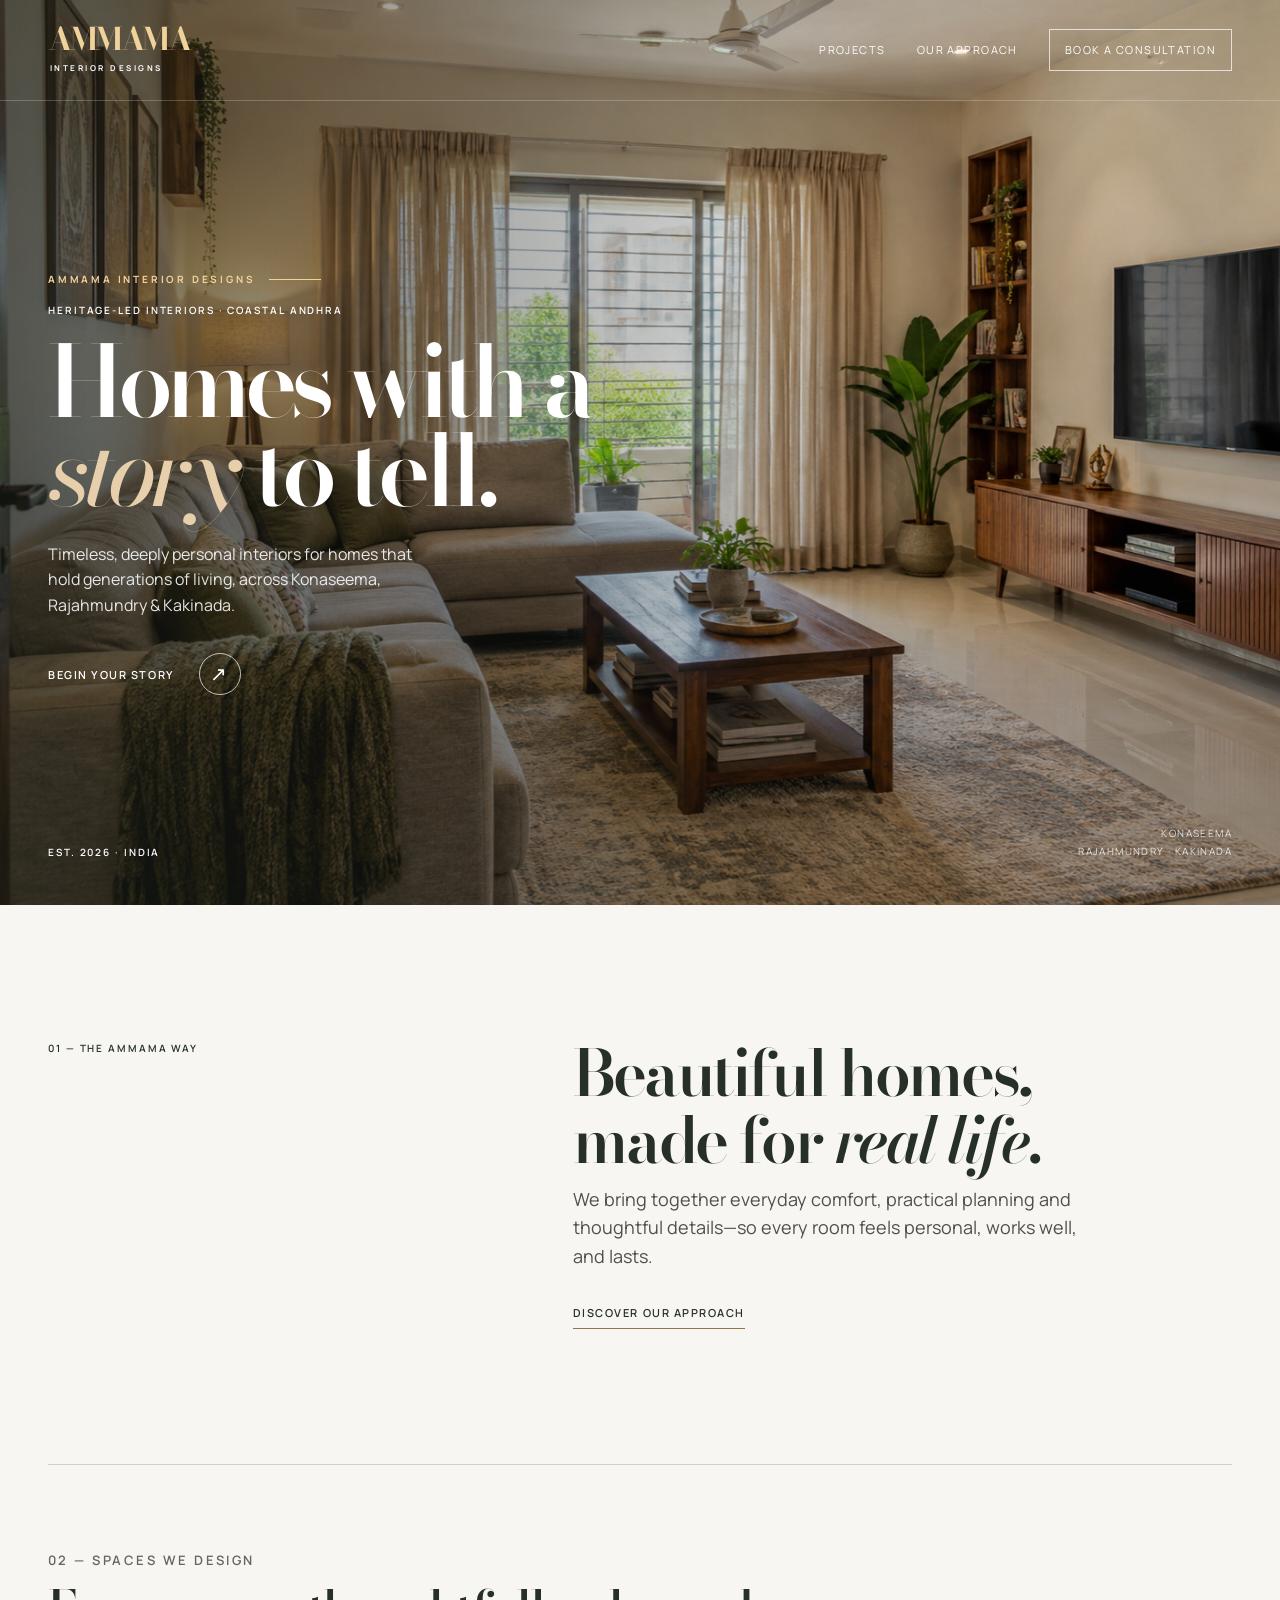
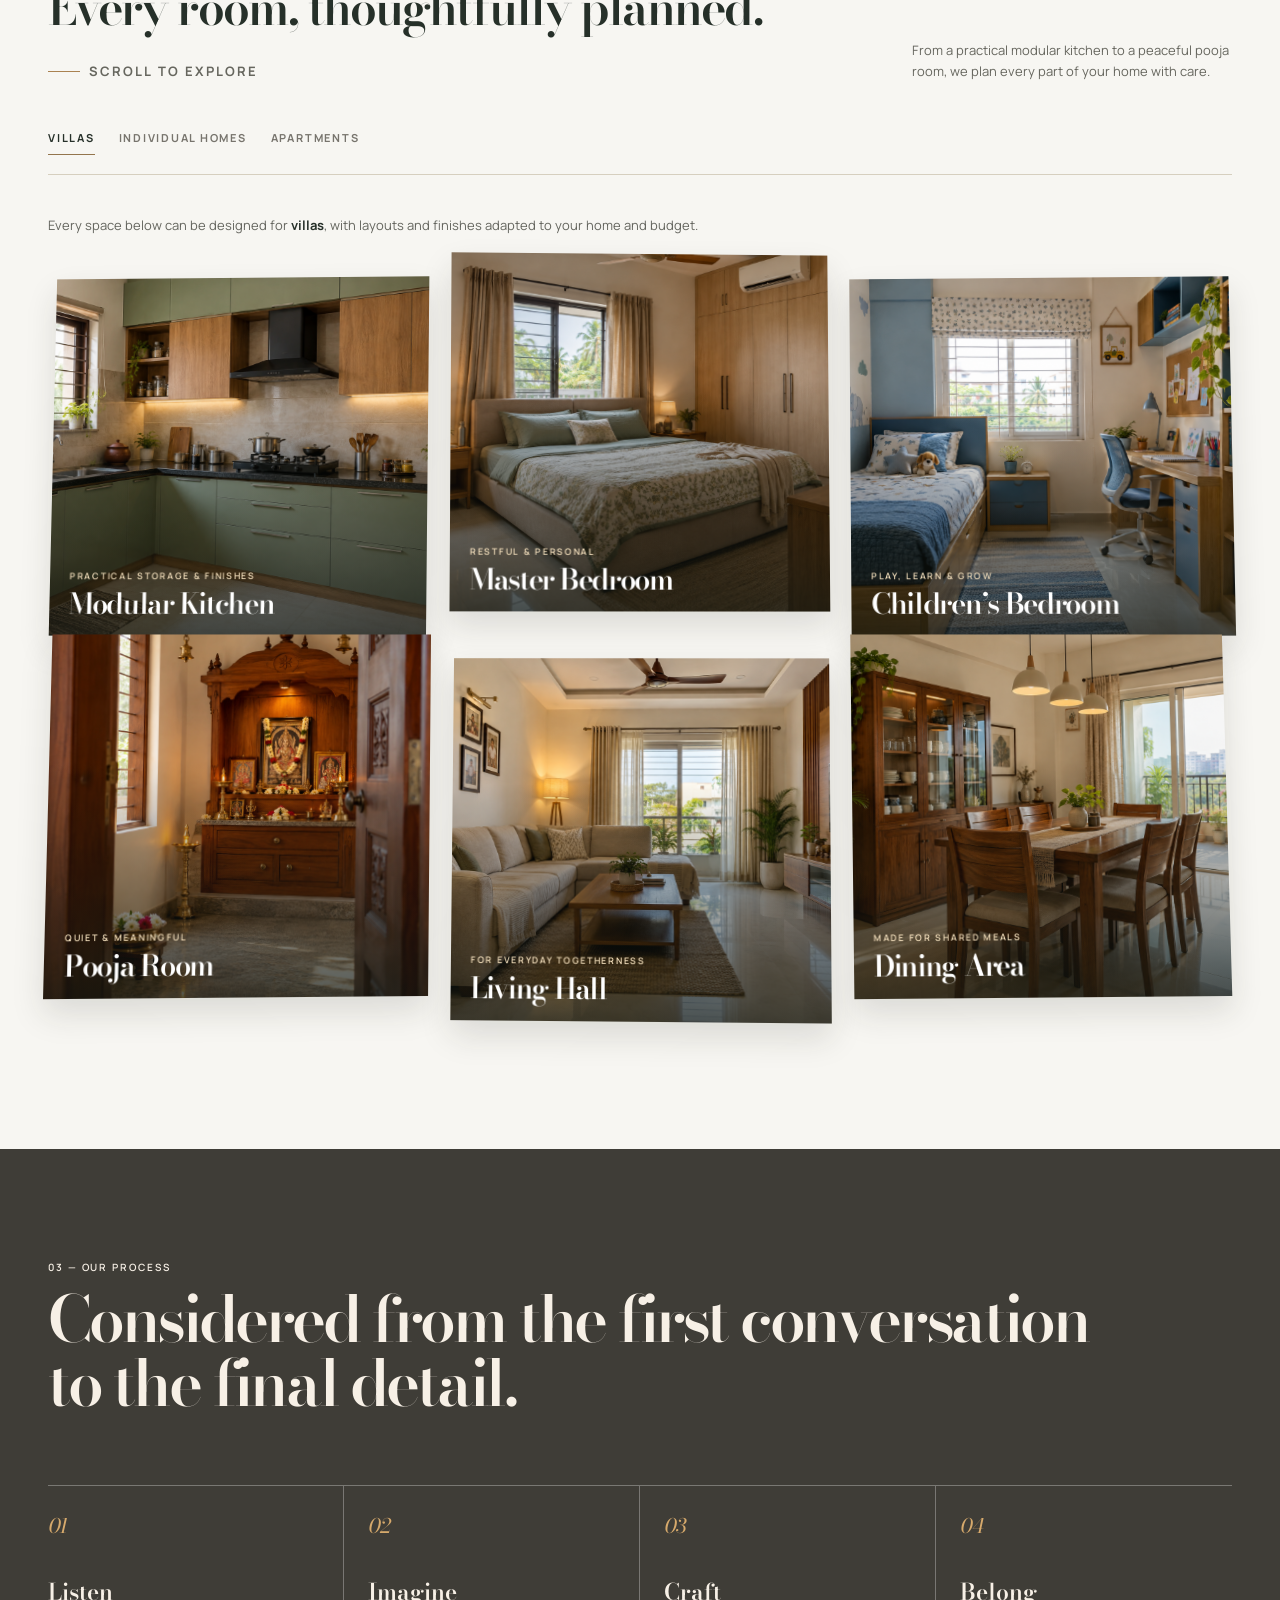
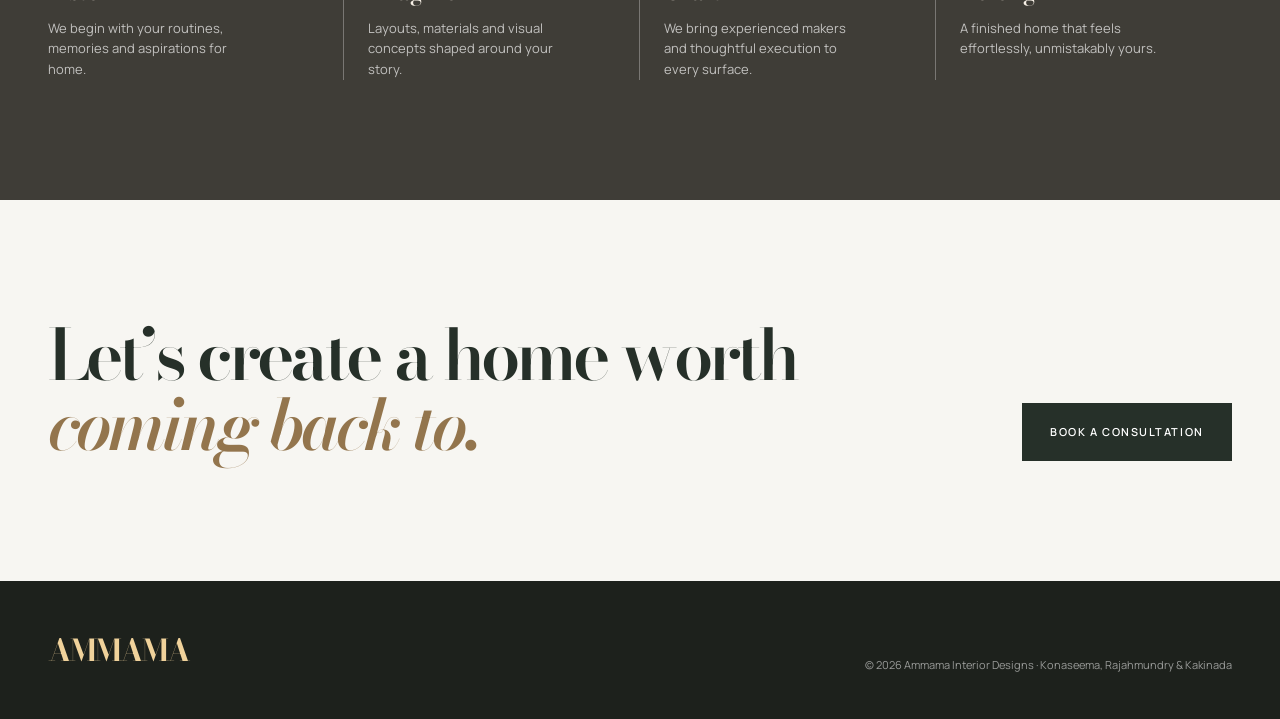
<file: index.original.html>
<!doctype html>
<html lang="en">
<head>
  <meta charset="utf-8">
  <meta name="viewport" content="width=device-width,initial-scale=1">
  <title>Ammama Interior Designs — Timeless homes, made for generations.</title>
  <meta name="description" content="Ammama Interior Designs creates heritage-led luxury interiors across Konaseema, Rajahmundry and Kakinada.">
  <link rel="preconnect" href="https://fonts.googleapis.com">
  <link rel="preconnect" href="https://fonts.gstatic.com" crossorigin>
  <link href="https://fonts.googleapis.com/css2?family=Bodoni+Moda:opsz,wght@6..96,500;6..96,600;6..96,700&family=Manrope:wght@400;500;600;700&display=swap" rel="stylesheet">
  <style>
    :root { --ink:#263029; --cream:#f7f6f2; --sand:#e2dfd5; --sage:#889387; --brass:#93754d; --espresso:#3f3d37; }
    * { box-sizing:border-box; } html { scroll-behavior:smooth; }
    body { margin:0; color:var(--ink); background:var(--cream); font-family:"Manrope",sans-serif; font-size:14px; line-height:1.6; }
    h1,h2,h3,p { margin:0; } h1,h2,h3 { font-family:"Bodoni Moda",serif; font-weight:600; }
    a { color:inherit; text-decoration:none; } .eyebrow { font-size:10px; letter-spacing:.19em; text-transform:uppercase; font-weight:600; }
    .hero { min-height:100svh; position:relative; color:#fff; overflow:hidden; background:#463527; }
    .hero::before { content:""; position:absolute; inset:0; background:linear-gradient(90deg,rgba(25,30,25,.65) 0%,rgba(25,30,25,.32) 42%,rgba(25,30,25,.04) 72%),linear-gradient(0deg,rgba(25,30,25,.19),transparent 42%); z-index:1; }
    .hero-bg { width:100%; height:100%; position:absolute; inset:0; object-fit:cover; object-position:center; animation:slowZoom 16s ease-out both; }
    @keyframes slowZoom { from { transform:scale(1.04); } to { transform:scale(1); } }
    .nav { position:relative; z-index:2; display:flex; justify-content:space-between; align-items:center; max-width:1380px; margin:auto; padding:27px 48px; border-bottom:1px solid rgba(255,255,255,.22); }
    .wordmark { color:#f0d29b; font-family:"Bodoni Moda",serif; font-size:31px; font-weight:700; line-height:.78; letter-spacing:-.08em; text-transform:uppercase; } .wordmark small { display:block; color:#fff; margin:11px 0 0 2px; font:700 8px "Manrope",sans-serif; letter-spacing:.31em; text-transform:uppercase; }
    .navlinks { display:flex; align-items:center; gap:31px; font-size:11px; text-transform:uppercase; letter-spacing:.13em; }.navlinks a:last-child { border:1px solid rgba(255,255,255,.7); padding:11px 15px; }
    .hero-copy { position:relative; z-index:2; max-width:1380px; min-height:calc(100svh - 96px); margin:auto; padding:clamp(100px,19vh,190px) 48px 45px; display:flex; flex-direction:column; justify-content:space-between; }
    .brand-line { display:flex; gap:14px; align-items:center; color:#f0d29b; font:700 10px "Manrope",sans-serif; letter-spacing:.28em; text-transform:uppercase; }.brand-line::after { content:""; width:52px; height:1px; background:#f0d29b; }.hero-copy h1 { max-width:760px; font-size:clamp(56px,7.7vw,118px); line-height:.9; letter-spacing:-.065em; margin:19px 0 27px; }.hero-copy h1 em { font-weight:500; color:#e6cfaa; }
    .lede { max-width:370px; color:rgba(255,255,255,.88); font-size:16px; }.hero-bottom { display:flex; align-items:end; justify-content:space-between; gap:30px; }.cta { display:inline-flex; margin-top:35px; align-items:center; gap:24px; font-size:11px; font-weight:600; text-transform:uppercase; letter-spacing:.14em; }.arrow { display:grid; width:42px; height:42px; border:1px solid rgba(255,255,255,.7); border-radius:50%; place-items:center; font-size:20px; font-weight:400; }
    .locations { color:rgba(255,255,255,.8); text-align:right; font-size:10px; line-height:1.8; letter-spacing:.14em; text-transform:uppercase; }
    .intro { padding:135px 48px; display:grid; grid-template-columns:1fr 1.45fr; gap:70px; max-width:1380px; margin:auto; }.intro h2 { font-size:clamp(39px,5vw,69px); line-height:1.05; letter-spacing:-.045em; max-width:620px; }.intro-copy { padding-top:10px; max-width:510px; }.intro-copy p { font-size:18px; color:#4f5049; margin-bottom:22px; }.text-link { display:inline-block; margin-top:11px; padding-bottom:6px; border-bottom:1px solid var(--brass); font-size:11px; font-weight:600; text-transform:uppercase; letter-spacing:.14em; }
    .rule { margin:0 48px; height:1px; background:#d6cfbf; }.projects { padding:85px 48px 140px; max-width:1380px; margin:auto; }.section-head { display:flex; justify-content:space-between; align-items:end; margin-bottom:48px; }.section-head h2 { font-size:48px; letter-spacing:-.04em; }.section-head p { max-width:320px; color:#66665e; font-size:13px; }.project-stage { perspective:1500px; }.service-tabs { display:flex; gap:24px; padding-bottom:19px; margin-bottom:25px; border-bottom:1px solid #d6cfbf; }.service-tab { padding:0 0 9px; color:#77746d; border:0; border-bottom:1px solid transparent; background:none; font:700 11px "Manrope",sans-serif; letter-spacing:.16em; text-transform:uppercase; cursor:pointer; }.service-tab.active { color:var(--ink); border-color:var(--brass); }.service-panel { display:none; position:relative; min-height:650px; overflow:hidden; color:#fff; transform-style:preserve-3d; will-change:transform; box-shadow:0 30px 55px rgba(48,36,25,.22); }.service-panel.active { display:flex; align-items:end; padding:34px; }.service-panel::after { content:""; position:absolute; inset:0; background:linear-gradient(0deg,rgba(10,12,9,.78),transparent 65%),linear-gradient(90deg,rgba(10,12,9,.2),transparent 64%); }.service-media { position:absolute; inset:0; width:100%; height:100%; object-fit:cover; transition:transform .8s cubic-bezier(.2,.7,.2,1); }.service-panel:hover .service-media { transform:scale(1.04); }.service-content { position:relative; z-index:1; display:flex; width:100%; align-items:end; justify-content:space-between; gap:25px; transform:translateZ(40px); }.service-content h3 { font-size:clamp(39px,5vw,68px); line-height:.92; letter-spacing:-.055em; max-width:650px; }.service-content p { max-width:270px; color:rgba(255,255,255,.85); font-size:13px; }.concept-note { position:absolute; z-index:1; right:34px; top:32px; color:#f2d9ae; font-size:10px; font-weight:700; letter-spacing:.17em; text-transform:uppercase; }.scroll-cue { display:flex; align-items:center; gap:9px; margin-top:14px; color:#756f65; font-size:10px; font-weight:700; letter-spacing:.16em; text-transform:uppercase; }.scroll-cue i { display:block; width:32px; height:1px; background:#aa8251; }
    .service-panel { min-height:590px; box-shadow:0 18px 38px rgba(48,36,25,.16); }.service-panel::after { background:linear-gradient(0deg,rgba(21,26,21,.67),transparent 68%),linear-gradient(90deg,rgba(21,26,21,.14),transparent 65%); }.service-panel:hover .service-media { transform:scale(1.025); }.service-content { transform:translateZ(18px); }.service-content h3 { font-size:clamp(37px,4.5vw,61px); line-height:.95; }.concept-note { color:#f5f1e9; }
    .spaces-grid { display:grid; grid-template-columns:repeat(3,1fr); gap:18px; perspective:1200px; }.space-card { position:relative; min-height:365px; overflow:hidden; color:#fff; background:#777; box-shadow:0 15px 30px rgba(40,38,30,.13); transform-style:preserve-3d; will-change:transform; }.space-card:nth-child(2),.space-card:nth-child(5) { transform:translateY(36px); }.space-image { width:100%; height:100%; position:absolute; inset:0; object-fit:cover; transition:transform .6s ease; }.space-card:hover .space-image { transform:scale(1.04); }.space-card::after { content:""; position:absolute; inset:0; background:linear-gradient(0deg,rgba(17,23,18,.72),transparent 65%); }.space-card > div { position:absolute; z-index:1; left:20px; right:20px; bottom:18px; transform:translateZ(16px); }.space-card h3 { font-size:29px; line-height:1; letter-spacing:-.045em; margin-top:6px; }.space-card .eyebrow { color:#f3dfbc; font-size:9px; }.home-note { padding:15px 0 25px; color:#64655e; font-size:13px; }.home-note strong { color:var(--ink); font-weight:700; }.process { background:var(--espresso); color:#f7f0e6; padding:110px 48px 120px; }.process-inner { max-width:1285px; margin:auto; }.process h2 { font-size:clamp(44px,5vw,67px); line-height:1; letter-spacing:-.05em; margin:12px 0 70px; }.steps { display:grid; grid-template-columns:repeat(4,1fr); border-top:1px solid rgba(255,255,255,.3); }.step { padding:24px 24px 0 0; min-height:175px; border-right:1px solid rgba(255,255,255,.3); }.step:not(:first-child) { padding-left:24px; }.step:last-child { border:0; }.step span { color:#d7aa6c; font:italic 20px "Bodoni Moda",serif; }.step h3 { margin:33px 0 7px; font-size:23px; }.step p { color:rgba(255,255,255,.68); font-size:13px; max-width:205px; }
    .consult { max-width:1285px; margin:auto; padding:120px 48px; display:flex; justify-content:space-between; gap:60px; align-items:end; }.consult h2 { max-width:780px; font-size:clamp(42px,5.5vw,77px); line-height:1; letter-spacing:-.055em; }.consult h2 em { color:var(--brass); }.dark-cta { display:inline-flex; align-items:center; justify-content:center; min-width:210px; min-height:58px; background:var(--ink); color:#fff; font-size:11px; font-weight:600; text-transform:uppercase; letter-spacing:.14em; }
    footer { color:#f7f0e6; background:#1d211c; padding:45px 48px; }.footer-inner { max-width:1285px; margin:auto; display:flex; justify-content:space-between; align-items:end; }.footer-inner p { color:rgba(255,255,255,.55); font-size:11px; }.footer-mark { color:#f0d29b; font-family:"Bodoni Moda",serif; font-size:30px; font-weight:700; letter-spacing:-.07em; text-transform:uppercase; }
    @media (max-width:720px) { .nav,.hero-copy,.intro,.projects,.process,.consult,footer { padding-left:23px; padding-right:23px; }.navlinks a:not(:last-child) { display:none; }.hero-copy { padding-top:115px; }.locations { display:none; }.intro { grid-template-columns:1fr; }.intro { padding-top:85px; padding-bottom:85px; gap:32px; }.rule { margin:0 23px; }.section-head { display:block; }.section-head h2 { margin-bottom:13px; }.service-tabs { gap:15px; overflow-x:auto; }.service-tab { flex:none; }.spaces-grid { grid-template-columns:1fr; gap:15px; }.space-card,.space-card:nth-child(2),.space-card:nth-child(5) { min-height:330px; transform:none; }.steps { grid-template-columns:1fr 1fr; }.step:nth-child(2) { border-right:0; }.step:nth-child(n+3) { border-top:1px solid rgba(255,255,255,.3); padding-top:24px; }.consult { display:block; padding-top:85px; padding-bottom:85px; }.dark-cta { margin-top:35px; }.footer-inner { display:block; }.footer-mark { margin-bottom:15px; } }
  </style>
</head>
<body>
  <main>
    <section class="hero">
      <img class="hero-bg" src="realistic-villa.png" alt="A warm family living room designed by Ammama Interior Designs">
      <nav class="nav">
        <a class="wordmark" href="#top">ammama<small>interior designs</small></a>
        <div class="navlinks"><a href="#projects">Projects</a><a href="#process">Our approach</a><a href="#consultation">Book a consultation</a></div>
      </nav>
      <div id="top" class="hero-copy">
        <div><p class="brand-line">Ammama Interior Designs</p><p class="eyebrow" style="margin-top:16px">Heritage-led interiors · Coastal Andhra</p><h1>Homes with a<br><em>story</em> to tell.</h1><p class="lede">Timeless, deeply personal interiors for homes that hold generations of living, across Konaseema, Rajahmundry &amp; Kakinada.</p><a class="cta" href="#consultation">Begin your story <span class="arrow">↗</span></a></div>
        <div class="hero-bottom"><p class="eyebrow">Est. 2026 · India</p><p class="locations">Konaseema<br>Rajahmundry · Kakinada</p></div>
      </div>
    </section>
    <section class="intro"><p class="eyebrow">01 — The Ammama way</p><div><h2>Beautiful homes, made for <em>real life.</em></h2><div class="intro-copy"><p>We bring together everyday comfort, practical planning and thoughtful details—so every room feels personal, works well, and lasts.</p><a class="text-link" href="#process">Discover our approach</a></div></div></section>
    <div class="rule"></div>
    <section id="projects" class="projects"><div class="section-head"><div><p class="eyebrow">02 — Spaces we design</p><h2>Every room, thoughtfully planned.</h2><p class="scroll-cue"><i></i> Scroll to explore</p></div><p>From a practical modular kitchen to a peaceful pooja room, we plan every part of your home with care.</p></div><div class="project-stage"><div class="service-tabs" role="tablist" aria-label="Home types"><button class="service-tab active" role="tab" aria-selected="true" data-home="Villas">Villas</button><button class="service-tab" role="tab" aria-selected="false" data-home="Individual homes">Individual Homes</button><button class="service-tab" role="tab" aria-selected="false" data-home="Apartments">Apartments</button></div><p class="home-note">Every space below can be designed for <strong id="home-type">villas</strong>, with layouts and finishes adapted to your home and budget.</p><div class="spaces-grid"><article class="space-card" data-depth="1"><img class="space-image" src="space-modular-kitchen.png" alt="Realistic modular kitchen design"><div><p class="eyebrow">Practical storage &amp; finishes</p><h3>Modular Kitchen</h3></div></article><article class="space-card" data-depth="-1"><img class="space-image" src="space-master-bedroom.png" alt="Realistic master bedroom interior"><div><p class="eyebrow">Restful &amp; personal</p><h3>Master Bedroom</h3></div></article><article class="space-card" data-depth="1"><img class="space-image" src="space-childrens-bedroom.png" alt="Realistic children's bedroom interior"><div><p class="eyebrow">Play, learn &amp; grow</p><h3>Children’s Bedroom</h3></div></article><article class="space-card" data-depth="-1"><img class="space-image" src="space-pooja-room.png" alt="Realistic pooja room interior"><div><p class="eyebrow">Quiet &amp; meaningful</p><h3>Pooja Room</h3></div></article><article class="space-card" data-depth="1"><img class="space-image" src="space-living-hall.png" alt="Realistic family living hall interior"><div><p class="eyebrow">For everyday togetherness</p><h3>Living Hall</h3></div></article><article class="space-card" data-depth="-1"><img class="space-image" src="space-dining-area.png" alt="Realistic family dining area interior"><div><p class="eyebrow">Made for shared meals</p><h3>Dining Area</h3></div></article></div></div></section>
    <section id="process" class="process"><div class="process-inner"><p class="eyebrow">03 — Our process</p><h2>Considered from the first conversation<br>to the final detail.</h2><div class="steps"><div class="step"><span>01</span><h3>Listen</h3><p>We begin with your routines, memories and aspirations for home.</p></div><div class="step"><span>02</span><h3>Imagine</h3><p>Layouts, materials and visual concepts shaped around your story.</p></div><div class="step"><span>03</span><h3>Craft</h3><p>We bring experienced makers and thoughtful execution to every surface.</p></div><div class="step"><span>04</span><h3>Belong</h3><p>A finished home that feels effortlessly, unmistakably yours.</p></div></div></div></section>
    <section id="consultation" class="consult"><h2>Let’s create a home worth <em>coming back to.</em></h2><a class="dark-cta" href="mailto:hello@ammamainteriors.in">Book a consultation</a></section>
  </main>
  <footer><div class="footer-inner"><div class="footer-mark">ammama</div><p>© 2026 Ammama Interior Designs · Konaseema, Rajahmundry &amp; Kakinada</p></div></footer>
  <script>
    const cards = document.querySelectorAll('.space-card[data-depth]');
    const serviceTabs = document.querySelectorAll('.service-tab');
    const homeType = document.getElementById('home-type');
    serviceTabs.forEach((tab) => tab.addEventListener('click', () => {
      serviceTabs.forEach((item) => { item.classList.toggle('active', item === tab); item.setAttribute('aria-selected', item === tab); });
      homeType.textContent = tab.dataset.home.toLowerCase();
      setDepth();
    }));
    const reduceMotion = window.matchMedia('(prefers-reduced-motion: reduce)').matches;
    function setDepth() {
      if (reduceMotion) return;
      const windowMid = window.innerHeight * .54;
      cards.forEach((card) => {
        const rect = card.getBoundingClientRect();
        const distance = (rect.top + rect.height / 2 - windowMid) / window.innerHeight;
        const depth = Number(card.dataset.depth);
        const rotate = Math.max(-1.6, Math.min(1.6, distance * -2.4 * depth));
        const lift = Math.max(-12, Math.min(12, distance * 20 * depth));
        const scale = 1 - Math.min(.012, Math.abs(distance) * .018);
        card.style.transform = `translate3d(0, ${lift}px, 0) rotateY(${rotate}deg) rotateX(${distance * 1.5}deg) scale(${scale})`;
      });
    }
    setDepth();
    window.addEventListener('scroll', () => requestAnimationFrame(setDepth), { passive: true });
    window.addEventListener('resize', setDepth);
  </script>
</body>
</html>
</file>
